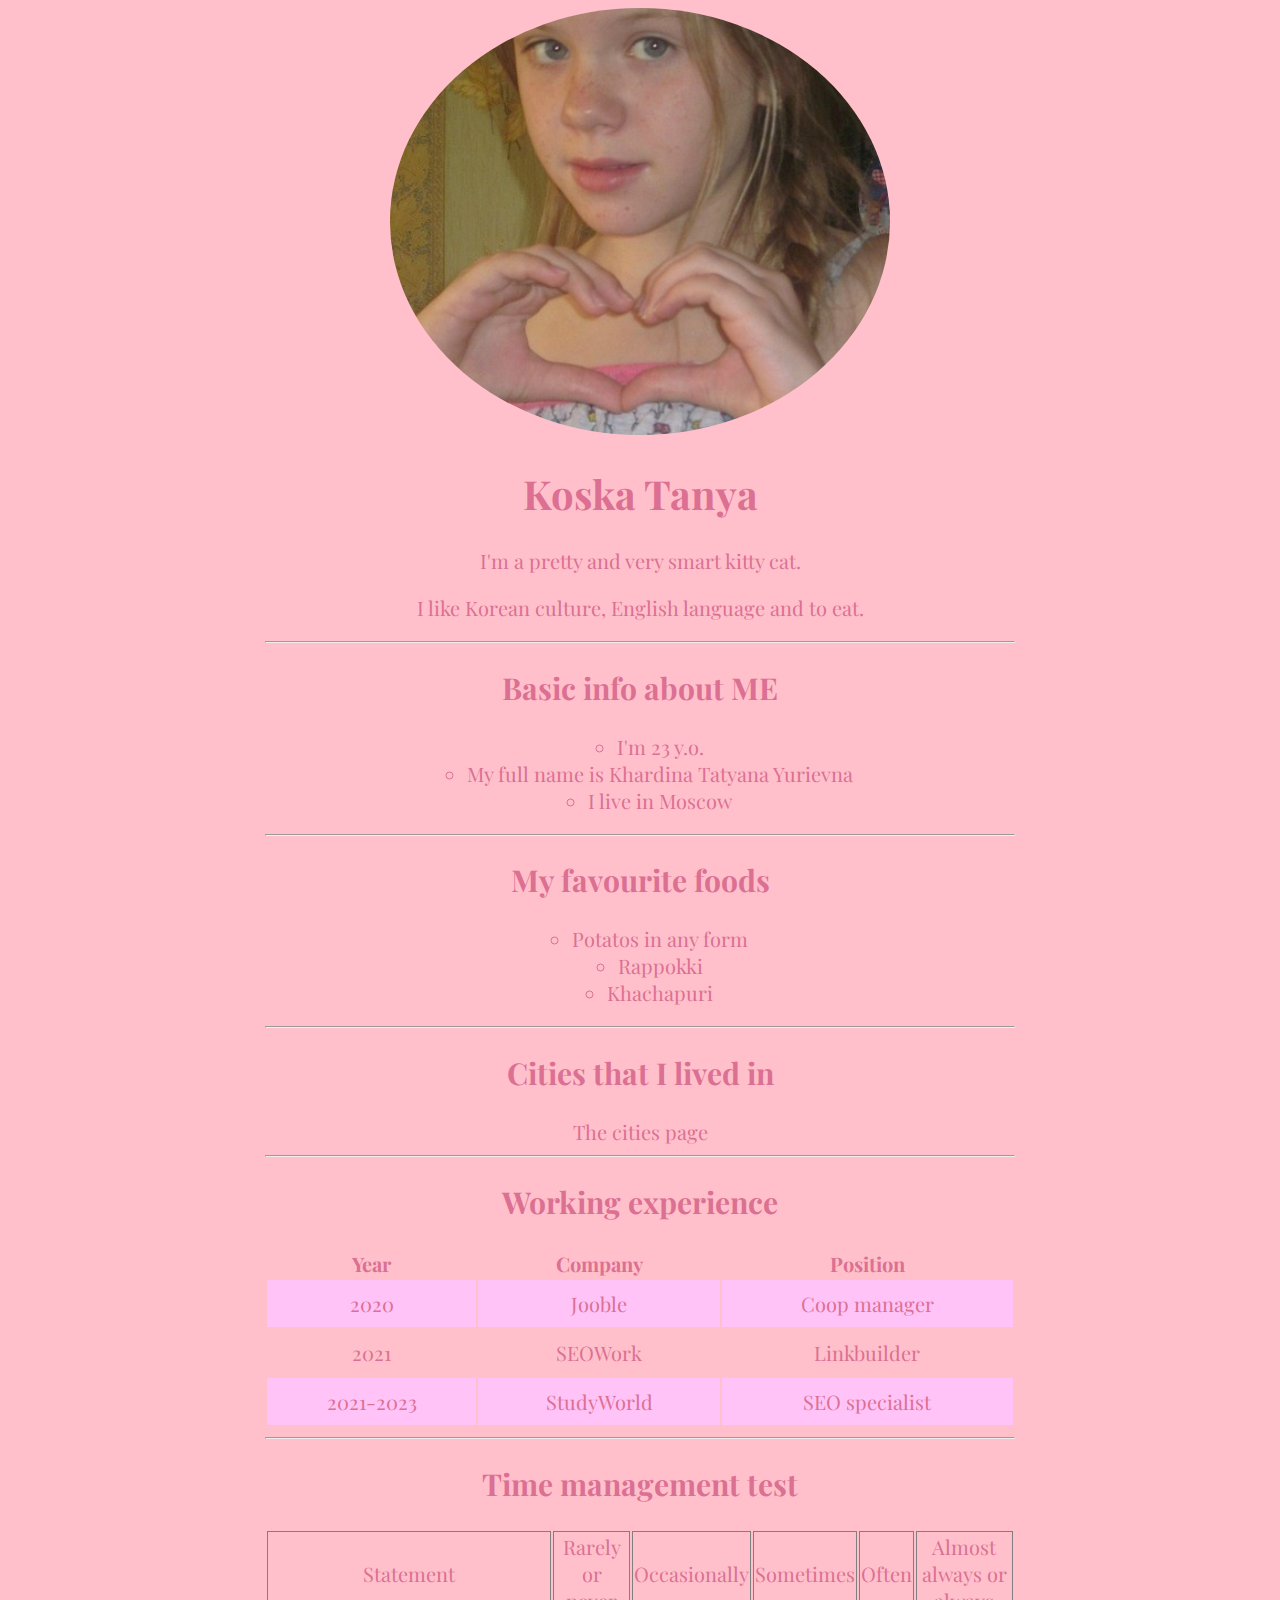
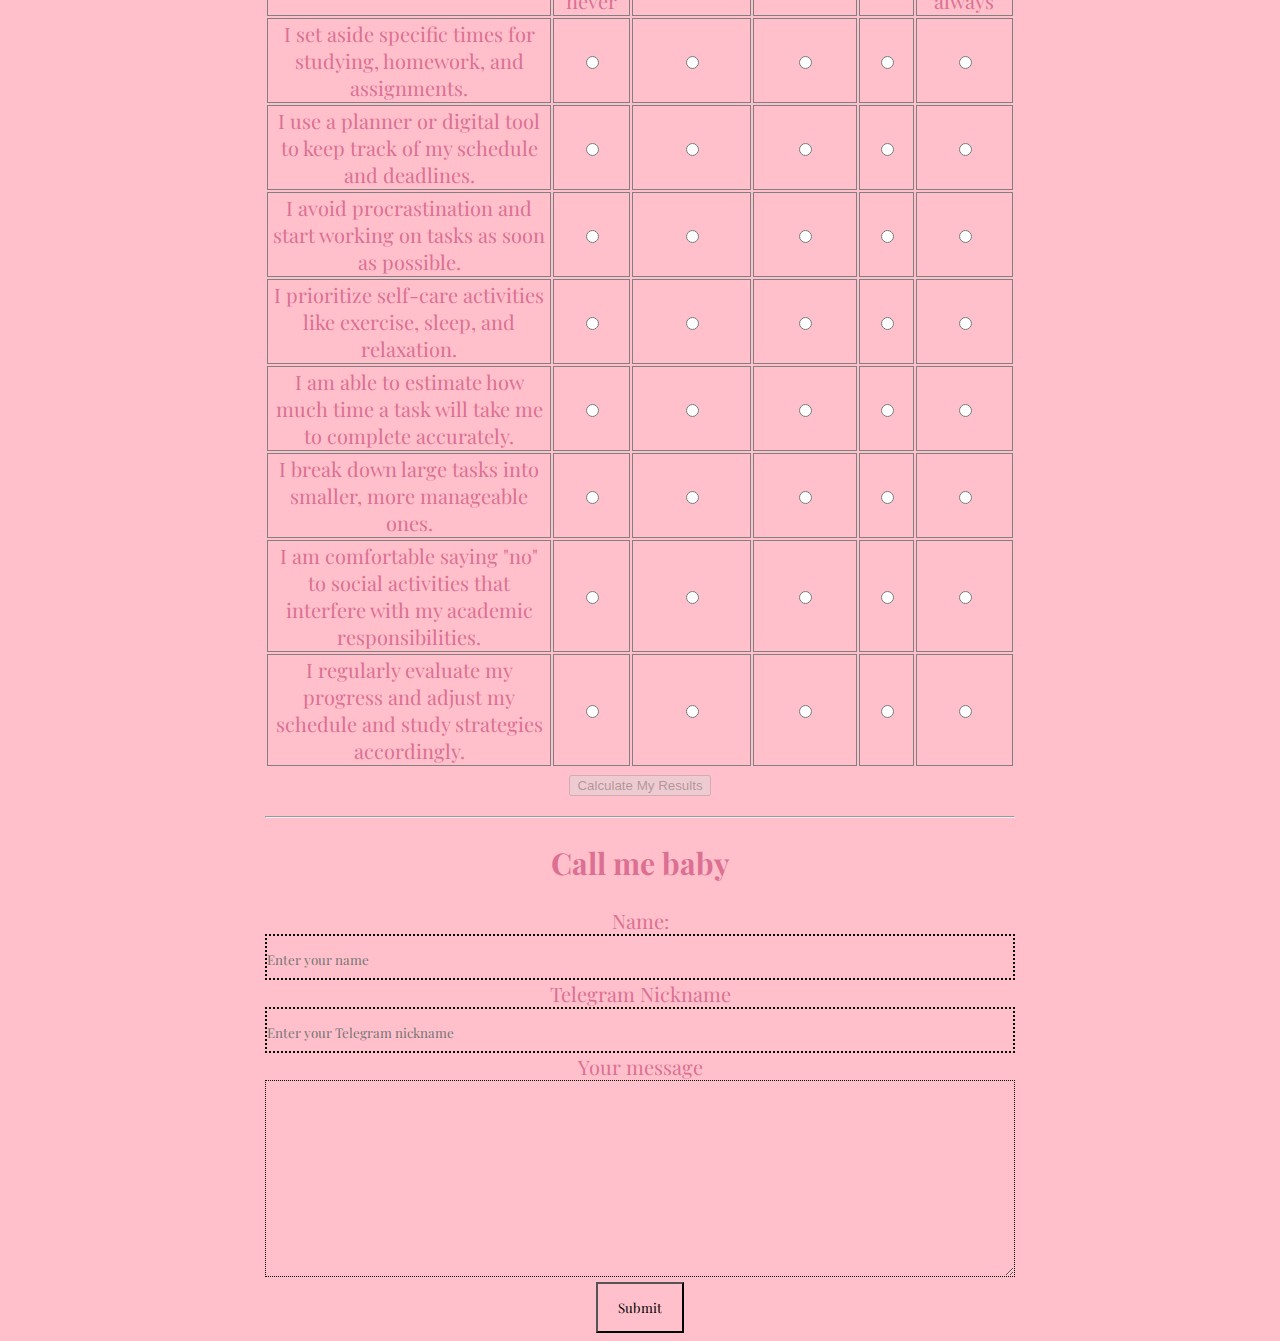
<file: index.html>
<!DOCTYPE html>
<html lang="en">

<head>
    <meta charset="UTF-8">
    <title>Koska CV</title>
    <link rel="stylesheet" href="styles.css">
</head>

<body>
    <div class="container">
        <div class="info">
            <img src="x_2e026e2e.jpg" alt="Photo of Koska Tanya" class="avatar">
            <h1>Koska Tanya</h1>
            <p> I'm a pretty and very smart kitty cat.</p>
            <p>I like Korean culture, English language and to eat.</p>
        </div>
        <hr>
        <h2>Basic info about ME</h2>
        <ul type="circle">
            <li>I'm 23 y.o.</li>
            <li>My full name is Khardina Tatyana Yurievna</li>
            <li>I live in Moscow</li>
        </ul>
        <hr>
        <h2>My favourite foods</h2>
        <ul type="circle">
            <li>Potatos in any form</li>
            <li>Rappokki</li>
            <li>Khachapuri</li>
        </ul>
        <hr>
        <h2>Cities that I lived in</h2>
        <a href="cities.html">The cities page</a>
        <hr>
        <h2>Working experience</h2>
        <table class="worktable">
            <tr>
                <th>Year</th>
                <th>Company</th>
                <th>Position</th>
            </tr>
            <tr>
                <td>2020</td>
                <td>Jooble</td>
                <td>Coop manager</td>
            </tr>
            <tr>
                <td>2021</td>
                <td>SEOWork</td>
                <td>Linkbuilder</td>
            </tr>
            <tr>
                <td>2021-2023</td>
                <td>StudyWorld</td>
                <td>SEO specialist</td>
            </tr>
        </table>
        <hr>
        <h2>Time management test</h2>
           <!-- start quiz -->
    <form id="time_management_quiz_form">
        <table class="testtable">
            <tr>
                <td>Statement</td>
                <td>Rarely or never</td>
                <td>Occasionally</td>
                <td>Sometimes</td>
                <td>Often</td>
                <td>Almost always or always</td>
            </tr>
            <tr>
                <td>I set aside specific times for studying, homework, and assignments.</td>
                <td><input class="time_management_quiz_variant" type="radio" name="q1" value="1"></td>
                <td><input class="time_management_quiz_variant" type="radio" name="q1" value="2"></td>
                <td><input class="time_management_quiz_variant" type="radio" name="q1" value="3"></td>
                <td><input class="time_management_quiz_variant" type="radio" name="q1" value="4"></td>
                <td><input class="time_management_quiz_variant" type="radio" name="q1" value="5"></td>
            </tr>
            <tr>
                <td>I use a planner or digital tool to keep track of my schedule and deadlines.</td>
                <td><input class="time_management_quiz_variant" type="radio" name="q2" value="1"></td>
                <td><input class="time_management_quiz_variant" type="radio" name="q2" value="2"></td>
                <td><input class="time_management_quiz_variant" type="radio" name="q2" value="3"></td>
                <td><input class="time_management_quiz_variant" type="radio" name="q2" value="4"></td>
                <td><input class="time_management_quiz_variant" type="radio" name="q2" value="5"></td>
            </tr>
            <tr>
                <td>I avoid procrastination and start working on tasks as soon as possible.</td>
                <td><input class="time_management_quiz_variant" type="radio" name="q3" value="1"></td>
                <td><input class="time_management_quiz_variant" type="radio" name="q3" value="2"></td>
                <td><input class="time_management_quiz_variant" type="radio" name="q3" value="3"></td>
                <td><input class="time_management_quiz_variant" type="radio" name="q3" value="4"></td>
                <td><input class="time_management_quiz_variant" type="radio" name="q3" value="5"></td>
            </tr>
            <tr>
                <td>I prioritize self-care activities like exercise, sleep, and relaxation.</td>
                <td><input class="time_management_quiz_variant" type="radio" name="q4" value="1"></td>
                <td><input class="time_management_quiz_variant" type="radio" name="q4" value="2"></td>
                <td><input class="time_management_quiz_variant" type="radio" name="q4" value="3"></td>
                <td><input class="time_management_quiz_variant" type="radio" name="q4" value="4"></td>
                <td><input class="time_management_quiz_variant" type="radio" name="q4" value="5"></td>
            </tr>
            <tr>
                <td>I am able to estimate how much time a task will take me to complete accurately.</td>
                <td><input class="time_management_quiz_variant" type="radio" name="q5" value="1"></td>
                <td><input class="time_management_quiz_variant" type="radio" name="q5" value="2"></td>
                <td><input class="time_management_quiz_variant" type="radio" name="q5" value="3"></td>
                <td><input class="time_management_quiz_variant" type="radio" name="q5" value="4"></td>
                <td><input class="time_management_quiz_variant" type="radio" name="q5" value="5"></td>
            </tr>
            <tr>
                <td>I break down large tasks into smaller, more manageable ones.</td>
                <td><input class="time_management_quiz_variant" type="radio" name="q6" value="1"></td>
                <td><input class="time_management_quiz_variant" type="radio" name="q6" value="2"></td>
                <td><input class="time_management_quiz_variant" type="radio" name="q6" value="3"></td>
                <td><input class="time_management_quiz_variant" type="radio" name="q6" value="4"></td>
                <td><input class="time_management_quiz_variant" type="radio" name="q6" value="5"></td>
            </tr>
            <tr>
                <td>I am comfortable saying "no" to social activities that interfere with my academic responsibilities.
                </td>
                <td><input class="time_management_quiz_variant" type="radio" name="q7" value="1"></td>
                <td><input class="time_management_quiz_variant" type="radio" name="q7" value="2"></td>
                <td><input class="time_management_quiz_variant" type="radio" name="q7" value="3"></td>
                <td><input class="time_management_quiz_variant" type="radio" name="q7" value="4"></td>
                <td><input class="time_management_quiz_variant" type="radio" name="q7" value="5"></td>
            </tr>
            <tr>
                <td>I regularly evaluate my progress and adjust my schedule and study strategies accordingly.</td>
                <td><input class="time_management_quiz_variant" type="radio" name="q8" value="1"></td>
                <td><input class="time_management_quiz_variant" type="radio" name="q8" value="2"></td>
                <td><input class="time_management_quiz_variant" type="radio" name="q8" value="3"></td>
                <td><input class="time_management_quiz_variant" type="radio" name="q8" value="4"></td>
                <td><input class="time_management_quiz_variant" type="radio" name="q8" value="5"></td>
            </tr>
        </table>
        <button type="submit" disabled id="testSubmit">Calculate My Results</button>
        <p id="testResult"></p>
    </form>

    <script>
        const form = document.getElementById('time_management_quiz_form');
        const radioButtons = document.querySelectorAll('input[type="radio"].time_management_quiz_variant');
        const submitButton = document.getElementById("testSubmit");


        radioButtons.forEach(radioButton => {
            radioButton.addEventListener('click', () => {
                if (areAllInputsSelected()) {
                    submitButton.disabled = false;
                } else {
                    submitButton.disabled = true;
                }
            });
        });

        function areAllInputsSelected() {
            const radioQ1 = document.querySelectorAll('input[type="radio"][name="q1"]');
            const radioQ2 = document.querySelectorAll('input[type="radio"][name="q2"]');
            const radioQ3 = document.querySelectorAll('input[type="radio"][name="q3"]');
            const radioQ4 = document.querySelectorAll('input[type="radio"][name="q4"]');
            const radioQ5 = document.querySelectorAll('input[type="radio"][name="q5"]');
            const radioQ6 = document.querySelectorAll('input[type="radio"][name="q6"]');
            const radioQ7 = document.querySelectorAll('input[type="radio"][name="q7"]');
            const radioQ8 = document.querySelectorAll('input[type="radio"][name="q8"]');
            const isSelectedQ1 = Array.from(radioQ1).some((element) => element.checked);
            const isSelectedQ2 = Array.from(radioQ2).some((element) => element.checked);
            const isSelectedQ3 = Array.from(radioQ3).some((element) => element.checked);
            const isSelectedQ4 = Array.from(radioQ4).some((element) => element.checked);
            const isSelectedQ5 = Array.from(radioQ5).some((element) => element.checked);
            const isSelectedQ6 = Array.from(radioQ6).some((element) => element.checked);
            const isSelectedQ7 = Array.from(radioQ7).some((element) => element.checked);
            const isSelectedQ8 = Array.from(radioQ8).some((element) => element.checked);

            const areAllSelected = [isSelectedQ1, isSelectedQ2, isSelectedQ3, isSelectedQ4, isSelectedQ5, isSelectedQ6, isSelectedQ7, isSelectedQ8]
                .every(value => value === true);
            return areAllSelected;
        }

        form.addEventListener('submit', e => {
            e.preventDefault();

            const sum = getSum();
            let resultText;
            if (sum <= 13) {
                resultText = "Room for improvement: If you answered \"Rarely or never\" or \"Occasionally\" to most of the questions, this means that you have room for improvement in your scheduling skills. You might struggle with procrastination, lack of planning, or difficulties prioritizing your tasks, and this can affect your academic performance and increase stress levels. To improve your scheduling skills, consider setting clear goals and deadlines, breaking down large tasks into smaller ones, using a planner or digital tool like the ones we mentioned earlier to keep track of your schedule, and seeking support or resources from academic advisors or counselors.";
            } else if (sum > 13 && sum < 32) {
                resultText = "Mixed results: If your answers are a mix of \"Almost always or always,\" \"Occasionally,\" and \"Sometimes\" it indicates that you have some areas of strength and some areas for improvement. You may need to work on developing a more consistent routine, improving your planning and prioritization skills, and avoiding distractions to enhance your overall scheduling skills. To improve your skills, consider identifying areas of weakness and setting specific goals to address them, seeking feedback or guidance from peers or mentors, and experimenting with different scheduling strategies to find what works best for you.";
            } else {
                resultText = "Strong time management skills: If you answered \"Almost always or always\" to most of the questions, this indicates that you have strong scheduling skills. You are more likely to be organized, disciplined, and focused on your academic responsibilities, and this can help you achieve your goals efficiently. If you want to maintain and further enhance your skills, consider challenging yourself with more complex tasks or projects, seeking out new opportunities for growth, and continuously refining your scheduling strategies.";
            }
            document.getElementById("testResult").textContent = `Your score is ${sum}. ${resultText}`;
        });

        function getSum() {
            let sum = 0;
            radioButtons.forEach(radioButton => {
                if (radioButton.checked) {
                    sum += parseInt(radioButton.value);
                }
            });
            return sum;
        }

    </script>
    <!-- end quiz -->
        <hr>
        <div class="contact">
            <h2>Call me baby</h2>
            <form>
                <div class="form-group">
                    <label for="name">Name:</label>
                    <input type="text" id="name" placeholder="Enter your name">
                </div>
                <div class="form-group">
                    <label for="nickname">Telegram Nickname</label>
                    <input type="text" id="nickname" placeholder="Enter your Telegram nickname">
                </div>
                <div class="form-group">
                    <label for="text">Your message</label>
                    <textarea id="text" cols="30" rows="10"></textarea>
                </div>
                <input class="btn" type="submit" value="Submit">
            </form>
        </div>
    </div>
    </div>
</body>

</html>
</file>
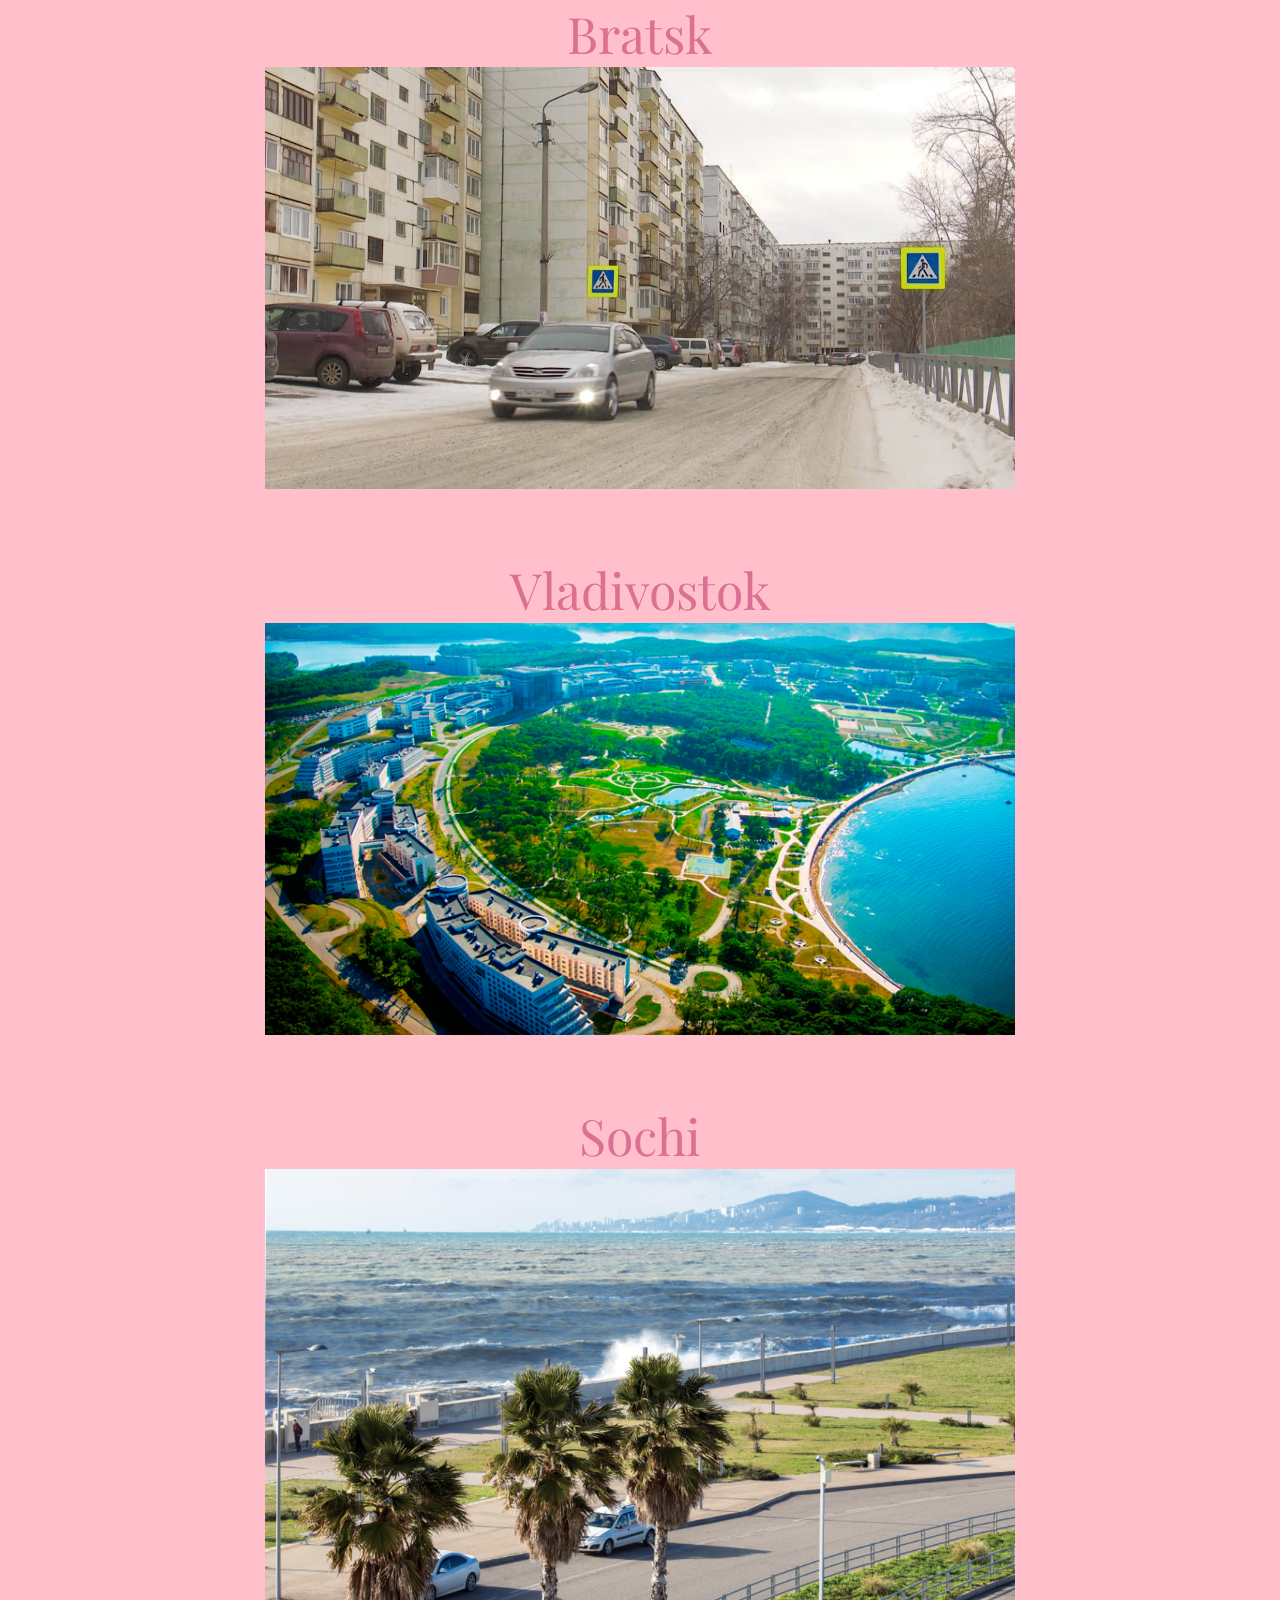
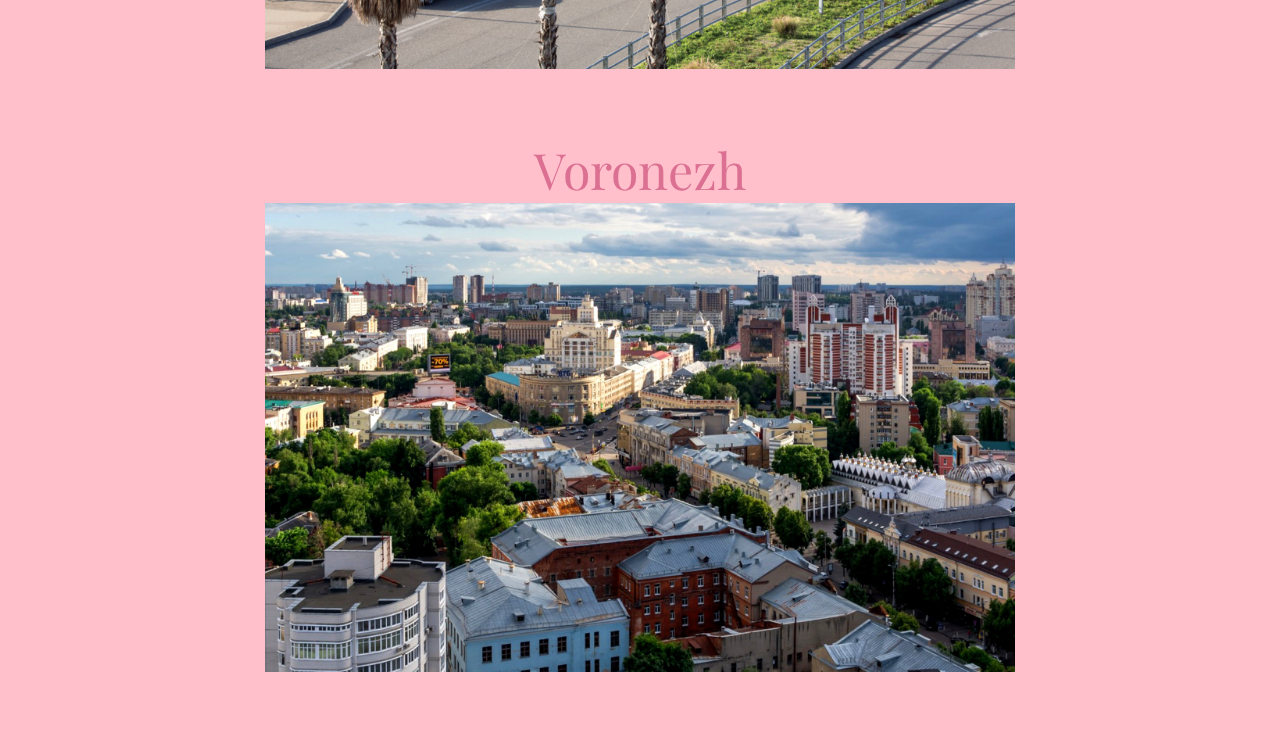
<file: cities.html>
<!DOCTYPE html>
<html lang="en">
<head>
    <meta charset="UTF-8">
    <title>Tanya's Cities</title>
    <link rel="stylesheet" href="stylescities.css">
</head>
<body>
    Bratsk
    <br>
    <img src="brk.jpg" alt="Photo of Bratsk" class="gorod">
    <br>
    Vladivostok
    <br>
    <img src="vdk.jpg" alt="Photo of Vladivostok" class="gorod">
    <br>
    Sochi
    <br>
    <img src="adler.png" alt="Photo of Sochi" class="gorod">
    <br>
    Voronezh
    <br>
    <img src="vrn.jpg" alt="Photo of Voronezh" class="gorod">
    <br>
</body>
</html>
</file>
<file: styles.css>
@import url('https://fonts.googleapis.com/css2?family=Playfair+Display&display=swap');

body {
    background-color: pink;
    color: palevioletred;
    font-size: 20px;
    font-weight: normal;
    font-family: 'Playfair Display', serif;
}

a {
    color: palevioletred;
    text-decoration: none;
}

a:hover {
    text-decoration: underline;
}

a:visited {
    color: palevioletred;
    text-decoration: none;
}

.avatar {
    width: 500px;
    border-radius: 60%;
}


.container {
    margin: auto;
    max-width: 750px;
    text-align: center;
}

h1:hover {
    text-decoration: line-through;
}

.worktable {
    width: 100%;
}

.worktable td {
    padding: 10px;
}

.worktable tr:nth-child(even) {
    background-color: rgb(255, 195, 248);
}

.form-group label {
    display: block;
    font-size: 20px;
    color: palevioletred;
}

.form-group input,
.form-group textarea {
    width: 100%;
    box-sizing: border-box;
    border-color: black;
    border-style: dotted;
    background: transparent;
    color: black;
    padding: 15px 0 10px;
    outline: none;
    font-family: inherit;
}

.btn {
    background: none;
    color: black;
    padding: 15px 20px;
    font-family: inherit;
    cursor: pointer;
}

ul {
    display: flex;
    align-items: center;
    flex-direction: column;
}

.testtable td, tr {
    border: 1px solid gray;
    border-collapse: collapse;
    }
</file>
<file: stylescities.css>
@import url('https://fonts.googleapis.com/css2?family=Playfair+Display&display=swap');

body {
    background-color: pink;
    color: palevioletred;
    font-size: 50px;
    font-weight: normal;
    font-family: 'Playfair Display', serif;
    margin: auto;
    max-width: 750px;
    text-align: center;
}

.gorod {
    display: block;
    margin-left: auto;
    margin-right: auto;
    width: 100%;
}
</file>
